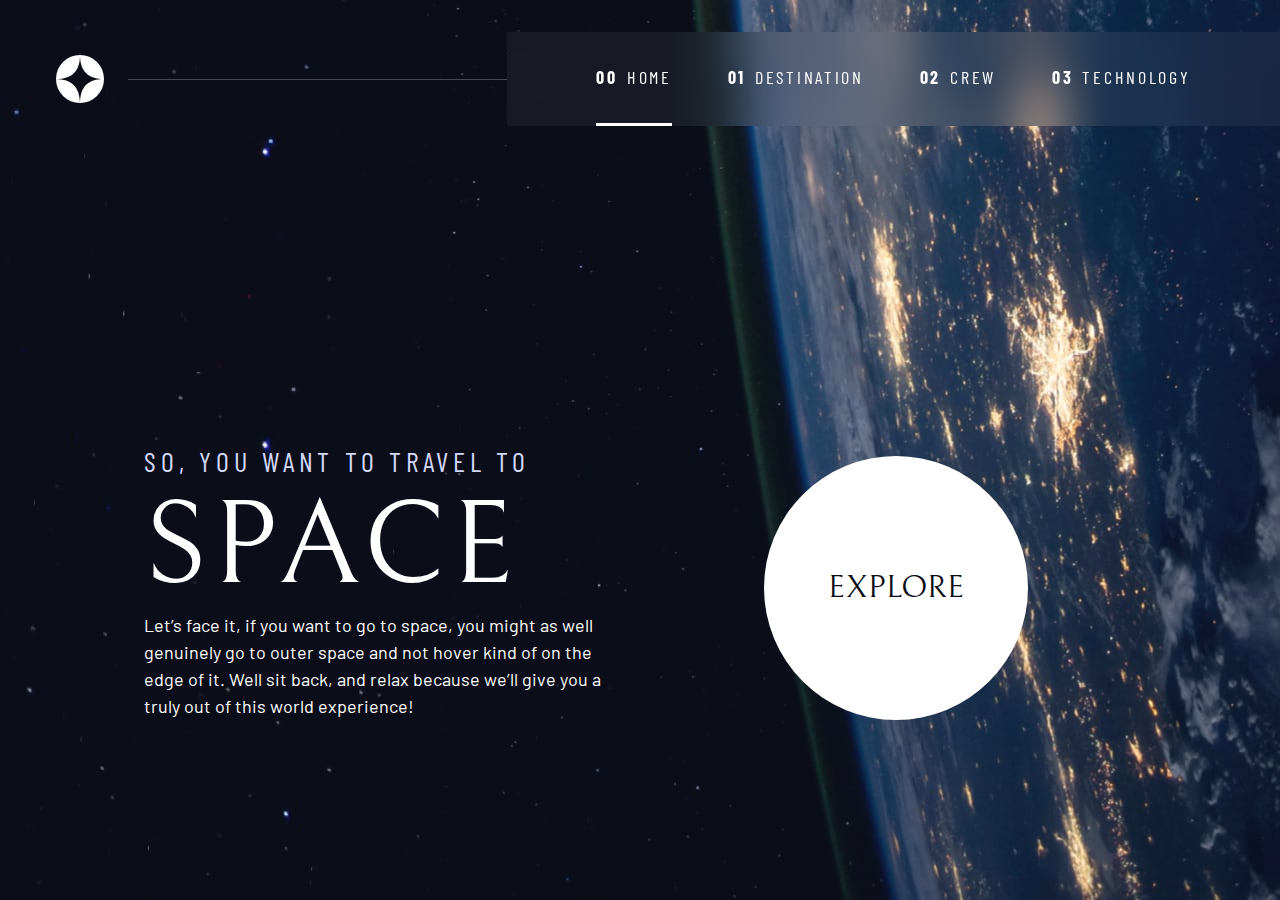
<file: starter-code/index.html>
<!DOCTYPE html>
<html lang="en">
  <head>
    <meta charset="UTF-8" />
    <meta name="viewport" content="width=device-width, initial-scale=1.0" />

    <link
      rel="icon"
      type="image/png"
      sizes="32x32"
      href="./assets/favicon-32x32.png"
    />
    <!-- Google fonts -->
    <link rel="preconnect" href="https://fonts.googleapis.com" />
    <link rel="preconnect" href="https://fonts.gstatic.com" crossorigin />
    <link
      href="https://fonts.googleapis.com/css2?family=Barlow+Condensed:wght@400;700&family=Bellefair&family=Barlow:wght@400;700&display=swap"
      rel="stylesheet"
    />

    <!-- Our custom CSS -->
    <link rel="stylesheet" href="style.css" />

    <script defer src="navigation.js"></script>
    <title>Frontend Mentor | Space tourism website</title>
  </head>
  <body class="home">
    <a class="skip-to-content" href="#main">Skip to content</a>
    <header class="primary-header flex">
      <div>
        <img
          src="./assets/shared/logo.svg"
          alt="space tourism logo"
          class="logo"
        />
      </div>
      <button
        class="mobile-nav-toggle"
        aria-controls="primary-navigation"
        aria-expanded="false"
      >
        <span class="sr-only">Menu</span>
      </button>
      <nav>
        <ul
          id="primary-navigation"
          data-visible="false"
          class="primary-navigation underline-indicators flex"
        >
          <li class="active">
            <a
              class="ff-sans-cond uppercase text-white letter-spacing-2"
              href="index.html"
              ><span aria-hidden="true">00</span>Home</a
            >
          </li>
          <li>
            <a
              class="ff-sans-cond uppercase text-white letter-spacing-2"
              href="./destination.html"
              ><span aria-hidden="true">01</span>Destination</a
            >
          </li>
          <li>
            <a
              class="ff-sans-cond uppercase text-white letter-spacing-2"
              href="./crew.html"
              ><span aria-hidden="true">02</span>Crew</a
            >
          </li>
          <li>
            <a
              class="ff-sans-cond uppercase text-white letter-spacing-2"
              href="./technology.html"
              ><span aria-hidden="true">03</span>Technology</a
            >
          </li>
        </ul>
      </nav>
    </header>

    <main id="main" class="grid-container grid-container--home">
      <div>
        <h1 class="text-accent fs-500 ff-sans-cond uppercase letter-spacing-1">
          So, you want to travel to
          <span class="d-block fs-900 ff-serif text-white">Space</span>
        </h1>

        <p>
          Let’s face it,  if you want to go to space, you might as well genuinely
          go to outer space and not hover kind of on the edge of it. Well sit
          back, and relax because we’ll give you a truly out of this world
          experience!
        </p>
      </div>
      <div>
        <a href="destination.html" class="large-button uppercase ff-serif text-dark bg-white"
          >Explore</a
        >
      </div>
    </main>
  </body>
</html>
</file>
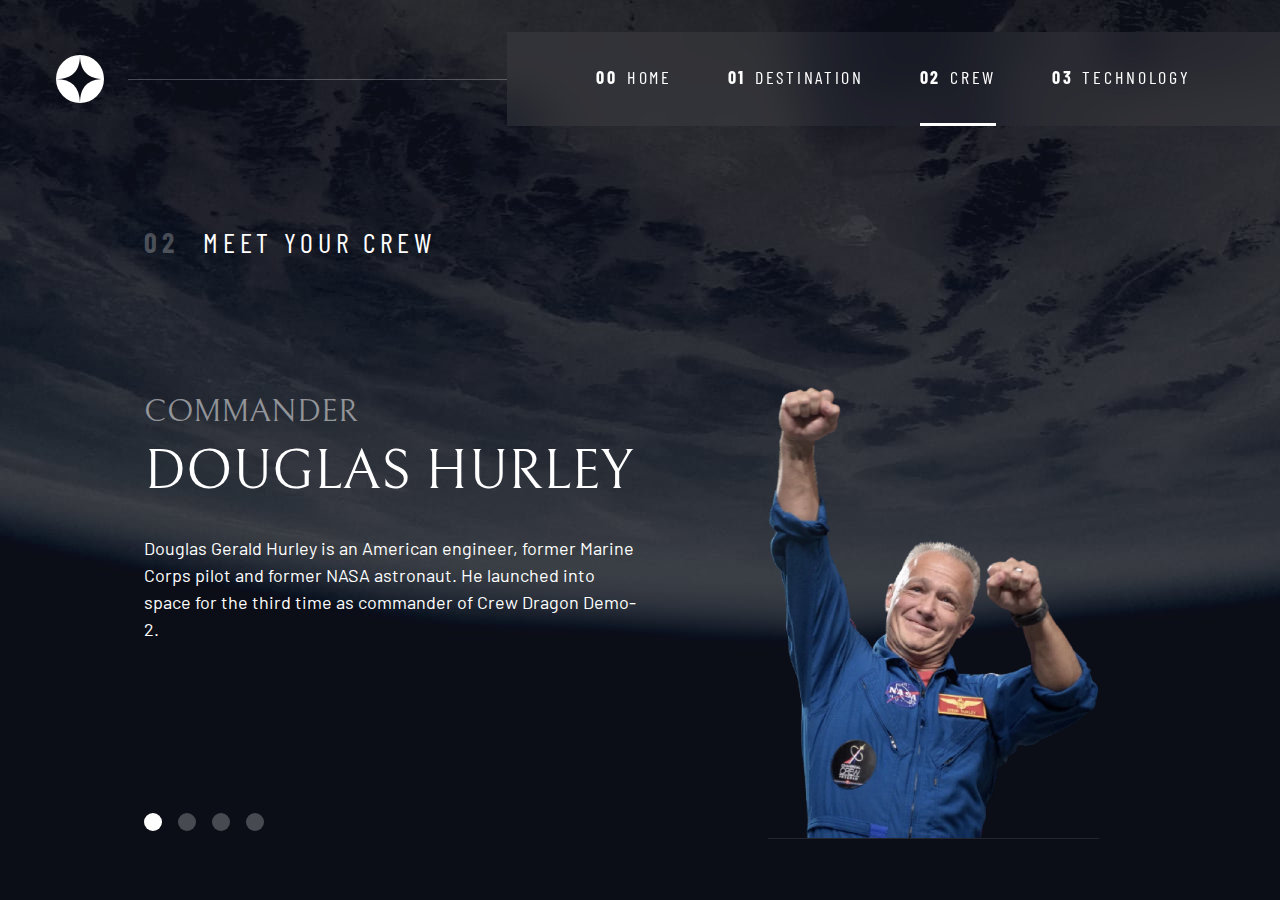
<file: starter-code/crew.html>
<!DOCTYPE html>
<html lang="en">
  <head>
    <meta charset="UTF-8" />
    <meta name="viewport" content="width=device-width, initial-scale=1.0" />

    <link
      rel="icon"
      type="image/png"
      sizes="32x32"
      href="./assets/favicon-32x32.png"
    />
    <!-- Google fonts -->
    <link rel="preconnect" href="https://fonts.googleapis.com" />
    <link rel="preconnect" href="https://fonts.gstatic.com" crossorigin />
    <link
      href="https://fonts.googleapis.com/css2?family=Barlow+Condensed:wght@400;700&family=Bellefair&family=Barlow:wght@400;700&display=swap"
      rel="stylesheet"
    />

    <!-- Our custom CSS -->
    <link rel="stylesheet" href="style.css" />
    <title>Frontend Mentor | Space tourism website</title>
    <script src="navigation.js" defer></script>
    <script src="tabs.js" defer></script>
  </head>

  <body class="crew">
    <a class="skip-to-content" href="#main">Skip to content</a>
    <header class="primary-header flex">
      <div>
        <img
          src="./assets/shared/logo.svg"
          alt="space tourism logo"
          class="logo"
        />
      </div>
      <button class="mobile-nav-toggle" aria-controls="primary-navigation">
        <span class="sr-only" aria-expanded="false">Menu</span>
      </button>
      <nav>
        <ul
          id="primary-navigation"
          data-visible="false"
          class="primary-navigation underline-indicators flex"
        >
          <li >
            <a
              class="ff-sans-cond uppercase text-white letter-spacing-2"
              href="index.html"
              ><span aria-hidden="true">00</span>Home</a
            >
          </li>
          <li>
            <a
              class="ff-sans-cond uppercase text-white letter-spacing-2"
              href="destination.html"
              ><span aria-hidden="true">01</span>Destination</a
            >
          </li>
          <li class="active">
            <a
              class="ff-sans-cond uppercase text-white letter-spacing-2"
              href="crew.html"
              ><span aria-hidden="true">02</span>Crew</a
            >
          </li>
          <li>
            <a
              class="ff-sans-cond uppercase text-white letter-spacing-2"
              href="technology.html"
              ><span aria-hidden="true">03</span>Technology</a
            >
          </li>
        </ul>
      </nav>
    </header>

    <main id="main" class="grid-container grid-container--crew flow">
      <h1 class="numbered-title">
        <span aria-hidden="true">02</span> Meet your crew
      </h1>

      <div
        class="dot-indicators flex"
        role="tablist"
        aria-label="crew member list"
      >
        <button
          aria-selected="true"
          aria-controls="commander-tab"
          role="tab"
          data-image="commander-image"
          tabindex="0"
        >
          <span class="sr-only">The commander</span>
        </button>
        <button
          aria-selected="false"
          aria-controls="mission-tab"
          role="tab"
          data-image="mission-image"
          tabindex="-1"
        >
          <span class="sr-only">The mission specialist</span>
        </button>
        <button
          aria-selected="false"
          aria-controls="pilot-tab"
          role="tab"
          data-image="pilot-image"
          tabindex="-1"
        >
          <span class="sr-only">The pilot</span>
        </button>
        <button
          aria-selected="false"
          aria-controls="crew-tab"
          role="tab"
          data-image="crew-image"
          tabindex="-1"
        >
          <span class="sr-only">The crew engineer</span>
        </button>
      </div>

      <!-- commander -->
      <article
        class="crew-details flow"
        id="commander-tab"
        role="tabpanel"
        tabindex="0"
      >
        <header class="flow flow--space-small">
          <h2 class="fs-600 ff-serif uppercase">Commander</h2>
          <p class="fs-700 uppercase ff-serif">Douglas Hurley</p>
        </header>
        <p>
          Douglas Gerald Hurley is an American engineer, former Marine Corps
          pilot and former NASA astronaut. He launched into space for the third
          time as commander of Crew Dragon Demo-2.
        </p>
      </article>

      <!-- mission specialist -->
      <article
        class="crew-details flow"
        id="mission-tab"
        role="tabpanel"
        tabindex="0"
        hidden
      >
        <header class="flow flow--space-small">
          <h2 class="fs-600 ff-serif uppercase">Mission Specialist</h2>
          <p class="fs-700 uppercase ff-serif">Mark SHuttleworth</p>
        </header>
        <p>
          Mark Richard Shuttleworth is the founder and CEO of Canonical, the
          company behind the Linux-based Ubuntu operating system. Shuttleworth
          became the first South African to travel to space as a space tourist.
        </p>
      </article>

      <!-- pilot -->
      <article
        class="crew-details flow"
        id="pilot-tab"
        role="tabpanel"
        tabindex="0"
        hidden
      >
        <header class="flow flow--space-small">
          <h2 class="fs-600 ff-serif uppercase">Pilot</h2>
          <p class="fs-700 uppercase ff-serif">Victor Glover</p>
        </header>
        <p>
          Pilot on the first operational flight of the SpaceX Crew Dragon to the
          International Space Station. Glover is a commander in the U.S. Navy
          where he pilots an F/A-18.He was a crew member of Expedition 64, and
          served as a station systems flight engineer.
        </p>
      </article>

      <!-- engineer -->
      <article
        class="crew-details flow"
        id="crew-tab"
        role="tabpanel"
        tabindex="0"
        hidden
      >
        <header class="flow flow--space-small">
          <h2 class="fs-600 ff-serif uppercase">Flight Engineer</h2>
          <p class="fs-700 uppercase ff-serif">Anousheh Ansari</p>
        </header>
        <p>
          Anousheh Ansari is an Iranian American engineer and co-founder of
          Prodea Systems. Ansari was the fourth self-funded space tourist, the
          first self-funded woman to fly to the ISS, and the first Iranian in
          space.
        </p>
      </article>

      <picture id="commander-image">
        <source
          srcset="assets/crew/image-douglas-hurley.webp"
          type="image/webp"
        />
        <img src="assets/crew/image-douglas-hurley.png" alt="Douglas Hurley" />
      </picture>
      <picture id="mission-image" hidden>
        <source
          srcset="assets/crew/image-mark-shuttleworth.webp"
          type="image/webp"
        />
        <img
          src="assets/crew/image-mark-shuttleworth.png"
          alt="Douglas Hurley"
        />
      </picture>
      <picture id="pilot-image" hidden>
        <source
          srcset="assets/crew/image-victor-glover.webp"
          type="image/webp"
        />
        <img src="assets/crew/image-victor-glover.png" alt="Douglas Hurley" />
      </picture>
      <picture id="crew-image" hidden>
        <source
          srcset="assets/crew/image-anousheh-ansari.webp"
          type="image/webp"
        />
        <img src="assets/crew/image-anousheh-ansari.png" alt="Douglas Hurley" />
      </picture>
    </main>
  </body>
</html>
</file>
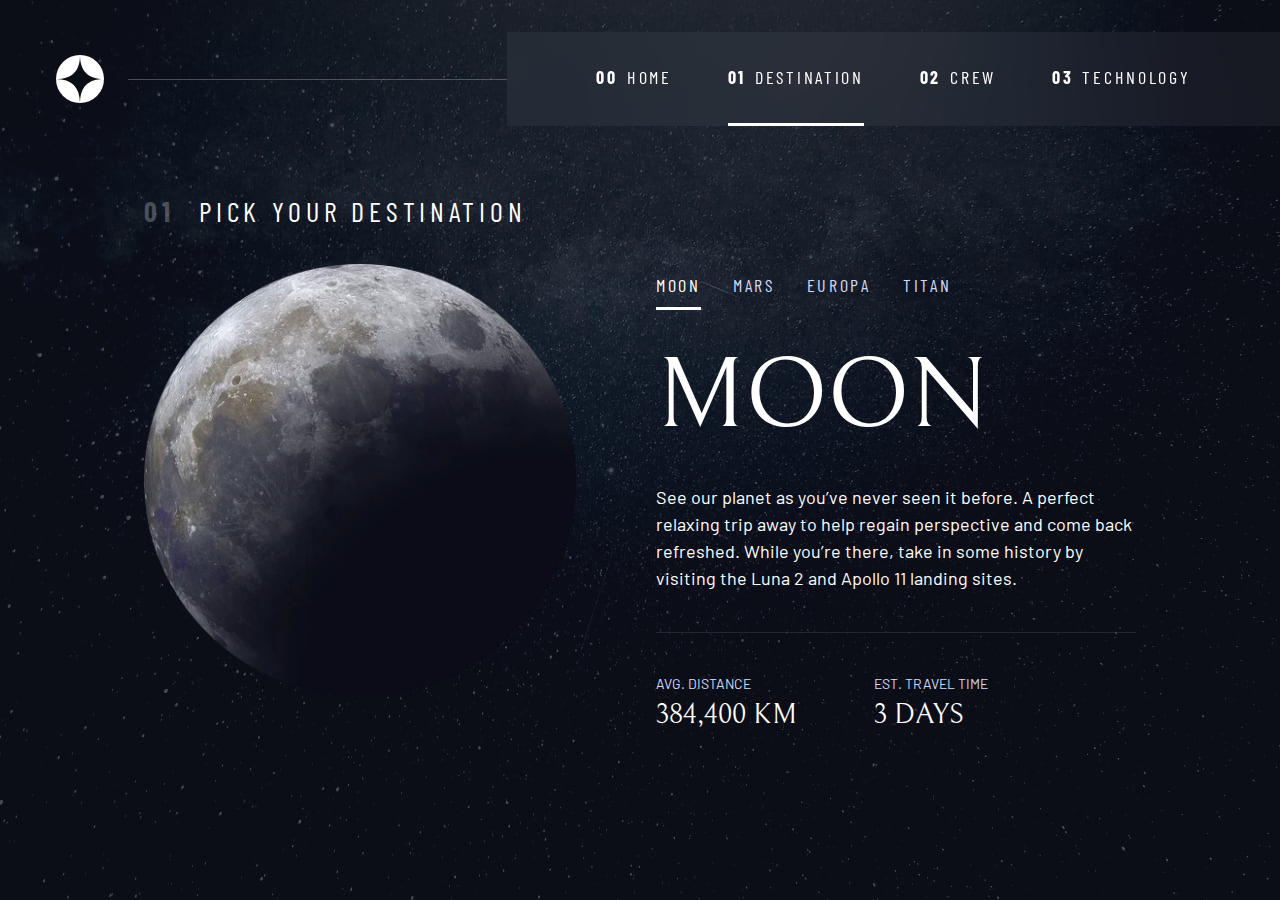
<file: starter-code/destination.html>
<!DOCTYPE html>
<html lang="en">
<head>
  <meta charset="UTF-8">
  <meta name="viewport" content="width=device-width, initial-scale=1.0">

  <link rel="icon" type="image/png" sizes="32x32" href="./assets/favicon-32x32.png">
  <!-- Google fonts -->
  <link rel="preconnect" href="https://fonts.googleapis.com">
  <link rel="preconnect" href="https://fonts.gstatic.com" crossorigin>
  <link href="https://fonts.googleapis.com/css2?family=Barlow+Condensed:wght@400;700&family=Bellefair&family=Barlow:wght@400;700&display=swap"
      rel="stylesheet">
      
  <!-- Our custom CSS -->
  <link rel="stylesheet" href="style.css">
  <title>Frontend Mentor | Space tourism website</title>
  <script src="navigation.js" defer></script>
  <script src="tabs.js" defer></script>
</head>

<body class="destination">
  <a class="skip-to-content" href="#main">Skip to content</a>
  <header class="primary-header flex">
    <div>
      <img src="./assets/shared/logo.svg" alt="space tourism logo" class="logo">
    </div>
    <button class="mobile-nav-toggle" aria-controls="primary-navigation"><span class="sr-only" aria-expanded="false">Menu</span></button>
    <nav>
        <ul id="primary-navigation" data-visible="false" class="primary-navigation underline-indicators flex">
            <li ><a class="ff-sans-cond uppercase text-white letter-spacing-2" href="index.html"><span aria-hidden="true">00</span>Home</a>
            <li class="active"><a class="ff-sans-cond uppercase text-white letter-spacing-2" href="destination.html"><span aria-hidden="true">01</span>Destination</a>
            <li><a class="ff-sans-cond uppercase text-white letter-spacing-2" href="crew.html"><span aria-hidden="true">02</span>Crew</a>
            <li><a class="ff-sans-cond uppercase text-white letter-spacing-2" href="technology.html"><span aria-hidden="true">03</span>Technology</a>
        </ul>
    </nav>
  </header>
  
  <main id="main" class="grid-container grid-container--destination flow">
    <h1 class="numbered-title"><span aria-hidden="true">01</span> Pick your destination</h1>
    
    <picture id="moon-image">
      <source srcset="assets/destination/image-moon.webp" type="image/webp">
      <img src="assets/destination/image-moon.png" alt="the moon">
    </picture>
    <picture hidden id="mars-image">
      <source srcset="assets/destination/image-mars.webp" type="image/webp">
      <img src="assets/destination/image-mars.png" alt="the planet mars">
    </picture>
    <picture hidden id="europa-image">
      <source srcset="assets/destination/image-europa.webp" type="image/webp">
      <img src="assets/destination/image-europa.png" alt="the planet europa">
    </picture>
    <picture hidden id="titan-image">
      <source srcset="assets/destination/image-titan.webp" type="image/webp">
      <img src="assets/destination/image-titan.png" alt="the planet titan">
    </picture>
    
    
    <div class="tab-list underline-indicators flex" role="tablist" aria-label="destination list">
        <button aria-selected="true" role="tab" aria-controls="moon-tab" class="uppercase ff-sans-cond text-accent letter-spacing-2" tabindex="0" data-image="moon-image">Moon</button>
        <button aria-selected="false" role="tab" aria-controls="mars-tab" class="uppercase ff-sans-cond text-accent letter-spacing-2" tabindex="-1" data-image="mars-image">Mars</button>
        <button aria-selected="false" role="tab" aria-controls="europa-tab" class="uppercase ff-sans-cond text-accent letter-spacing-2" tabindex="-1" data-image="europa-image">Europa</button>
        <button aria-selected="false" role="tab" aria-controls="titan-tab" class="uppercase ff-sans-cond text-accent letter-spacing-2" tabindex="-1" data-image="titan-image">Titan</button>
    </div>

    <!-- The moon -->
    <article class="destination-info flow" id="moon-tab" tabindex="0" role="tabpanel">
      <h2 class="fs-800 uppercase ff-serif">Moon</h2>

      <p>See our planet as you’ve never seen it before. A perfect relaxing trip away to help 
      regain perspective and come back refreshed. While you’re there, take in some history 
      by visiting the Luna 2 and Apollo 11 landing sites.</p>
      
      <div class="destination-meta flex">
        <div>
          <h3 class="text-accent fs-200 uppercase">Avg. distance</h3>
          <p class="ff-serif uppercase">384,400 km</p>
        </div>
        <div>
          <h3 class="text-accent fs-200 uppercase">Est. travel time</h3>
          <p class="ff-serif uppercase">3 days</p>
        </div>
      </div>
    </article>
    
    <!-- Mars -->
    <article hidden class="destination-info flow" id="mars-tab" tabindex="0" role="tabpanel">
      <h2 class="fs-800 uppercase ff-serif">Mars</h2>

      <p>Don’t forget to pack your hiking boots. You’ll need them to tackle Olympus Mons, 
  the tallest planetary mountain in our solar system. It’s two and a half times 
  the size of Everest!</p>
      
      <div class="destination-meta flex">
        <div>
          <h3 class="text-accent fs-200 uppercase">Avg. distance</h3>
          <p class="ff-serif uppercase">225 mil. km</p>
        </div>
        <div>
          <h3 class="text-accent fs-200 uppercase">Est. travel time</h3>
          <p class="ff-serif uppercase">9 months</p>
        </div>
      </div>
    </article>
    
    <!-- Europa -->
    <article hidden class="destination-info flow" id="europa-tab" tabindex="0" role="tabpanel">
      <h2 class="fs-800 uppercase ff-serif">Europa</h2>

      <p>The smallest of the four Galilean moons orbiting Jupiter, Europa is a 
  winter lover’s dream. With an icy surface, it’s perfect for a bit of 
  ice skating, curling, hockey, or simple relaxation in your snug 
  wintery cabin.</p>
      <div class="destination-meta flex">
        <div>
          <h3 class="text-accent fs-200 uppercase">Avg. distance</h3>
          <p class="ff-serif uppercase">628 mil. km</p>
        </div>
        <div>
          <h3 class="text-accent fs-200 uppercase">Est. travel time</h3>
          <p class="ff-serif uppercase">3 years</p>
        </div>
      </div>
    </article>
    
    <!-- Titan -->
    <article hidden class="destination-info flow" id="titan-tab" tabindex="0" role="tabpanel"> 
      <h2 class="fs-800 uppercase ff-serif">Titan</h2>

      <p>The only moon known to have a dense atmosphere other than Earth, Titan 
  is a home away from home (just a few hundred degrees colder!). As a 
  bonus, you get striking views of the Rings of Saturn.</p>
      
      <div class="destination-meta flex">
        <div>
          <h3 class="text-accent fs-200 uppercase">Avg. distance</h3>
          <p class="ff-serif uppercase">1.6 bil. km</p>
        </div>
        <div>
          <h3 class="text-accent fs-200 uppercase">Est. travel time</h3>
          <p class="ff-serif uppercase">7 years</p>
        </div>
      </div>
    </article>
  </main>
  
<body>


  
</body>
</html>
</file>
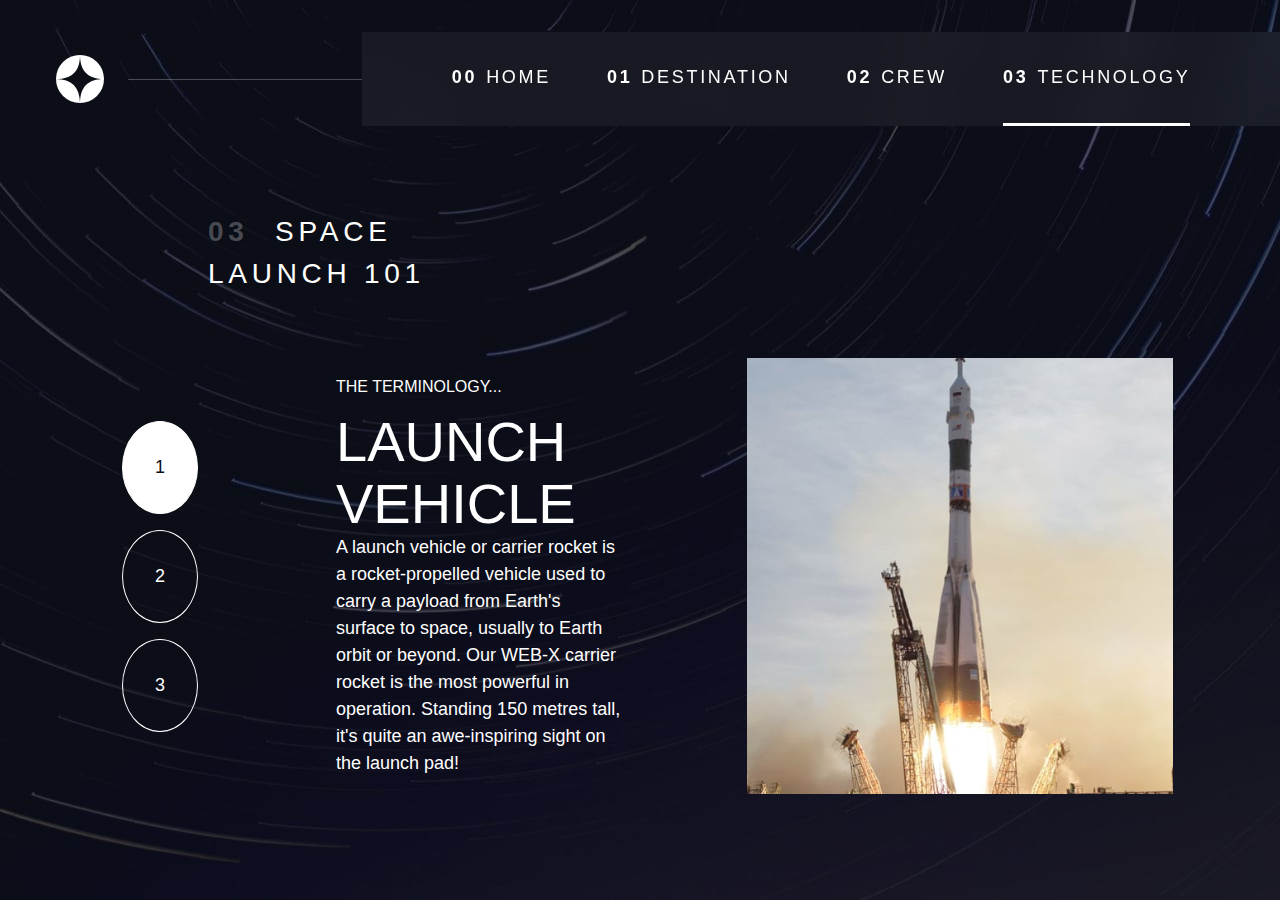
<file: starter-code/technology.html>
<!DOCTYPE html>
<html lang="en">
  <head>
    <meta charset="UTF-8" />
    <meta name="viewport" content="width=device-width, initial-scale=1.0" />

    <link
      rel="icon"
      type="image/png"
      sizes="32x32"
      href="./assets/favicon-32x32.png"
    />
    <link rel="stylesheet" href="style.css" />
    <script src="navigation.js" defer></script>
    <script src="tabs.js" defer></script>
    <title>Frontend Mentor | Space tourism website</title>
  </head>
  <body class="technology">
    <a class="skip-to-content" href="#main">Skip to content</a>
    <header class="primary-header flex">
      <div>
        <img
          src="./assets/shared/logo.svg"
          alt="space tourism logo"
          class="logo"
        />
      </div>
      <button class="mobile-nav-toggle" aria-controls="primary-navigation">
        <span class="sr-only" aria-expanded="false">Menu</span>
      </button>
      <nav>
        <ul
          id="primary-navigation"
          data-visible="false"
          class="primary-navigation underline-indicators flex"
        >
          <li>
            <a
              class="ff-sans-cond uppercase text-white letter-spacing-2"
              href="index.html"
              ><span aria-hidden="true">00</span>Home</a
            >
          </li>
          <li >
            <a
              class="ff-sans-cond uppercase text-white letter-spacing-2"
              href="destination.html"
              ><span aria-hidden="true">01</span>Destination</a
            >
          </li>
          <li>
            <a
              class="ff-sans-cond uppercase text-white letter-spacing-2"
              href="crew.html"
              ><span aria-hidden="true">02</span>Crew</a
            >
          </li>
          <li class="active">
            <a
              class="ff-sans-cond uppercase text-white letter-spacing-2"
              href="technology.html"
              ><span aria-hidden="true">03</span>Technology</a
            >
          </li>
        </ul>
      </nav>
    </header>
    <main id="main" class="grid-container grid-container--technology ">
      <h1 class="numbered-title">
        <span aria-hidden="true">03</span> Space launch 101
      </h1>
      <picture id="launch-vehicle-image">
        <img
          src="assets/technology/image-launch-vehicle-landscape.jpg"
          alt="Launch vehicle image"
        />
      </picture>
      <picture id="space-capsule-image" hidden>
        <img
          src="assets/technology/image-space-capsule-landscape.jpg"
          alt="Space Capsule"
        />
      </picture>
      <picture id="spaceport-image" hidden>
        <img
          src="assets/technology/image-spaceport-landscape.jpg"
          alt="Spaceport"
        />
      </picture>

      <div
        class="number-indicators flex"
        role="tablist"
        aria-label="crew member list"
      >
        <button
          aria-selected="true"
          aria-controls="launch-tab"
          role="tab"
          data-image="launch-vehicle-image"
          tabindex="0"
        >
          <span>1</span>
        </button>
        <button
          aria-selected="false"
          aria-controls="capsule-tab"
          role="tab"
          data-image="space-capsule-image"
          tabindex="-1"
        >
          <span>2</span>
        </button>
        <button
          aria-selected="false"
          aria-controls="spaceport-tab"
          role="tab"
          data-image="spaceport-image"
          tabindex="-1"
        >
          <span>3</span>
        </button>
      </div>

      <div class="tab-panels">
        <article
          id="launch-tab"
          class="tab-panel"
          role="tabpanel"
          tabindex="0"
          aria-hidden="false"
        >
          <header class="flow flow--space-small">
            <h2 class="fs-300 ff-sans-cond uppercase">The terminology...</h2>
            <p class="fs-700 uppercase ff-sans-cond">Launch vehicle</p>
          </header>
          <p class="tab-panel-text">
            A launch vehicle or carrier rocket is a rocket-propelled vehicle
            used to carry a payload from Earth's surface to space, usually to
            Earth orbit or beyond. Our WEB-X carrier rocket is the most powerful
            in operation. Standing 150 metres tall, it's quite an awe-inspiring
            sight on the launch pad!
          </p>
        </article>

        <section
          id="capsule-tab"
          class="tab-panel"
          role="tabpanel"
          tabindex="-1"
          aria-hidden="true"
          hidden
        >
          <header class="flow flow--space-small">
            <h2 class="fs-600 ff-serif uppercase">The terminology...</h2>
            <p class="fs-700 uppercase ff-serif">Space capsule</p>
          </header>
          <p class="tab-panel-text">
            The space capsule is your home away from home during your journey.
            It's equipped with state-of-the-art life support systems,
            comfortable sleeping quarters, and stunning panoramic windows for
            unparalleled views of space.
          </p>
        </section>

        <section
          id="spaceport-tab"
          class="tab-panel"
          role="tabpanel"
          tabindex="-1"
          aria-hidden="true"
          hidden
        >
          <header class="flow flow--space-small">
            <h2 class="fs-600 ff-serif uppercase">The terminology...</h2>
            <p class="fs-700 uppercase ff-serif">Spaceport</p>
          </header>
          <p class="tab-panel-text">
            A spaceport or cosmodrome is a site for launching (or receiving)
            spacecraft, by analogy to the seaport for ships or airport for
            aircraft. Based in the famous Cape Canaveral, our spaceport is
            ideally situated to take advantage of the Earth’s rotation for
            launch.
          </p>
        </section>
      </div>
    </main>
  </body>
</html>
</file>
<file: starter-code/style.css>
/* ------------------- */
/* Custom properties   */
/* ------------------- */

:root {
  /* colors */
  --clr-dark: 230 35% 7%;
  --clr-light: 231 77% 90%;
  --clr-white: 0 0% 100%;

  /* font-sizes */
  --fs-900: clamp(5rem, 8vw + 1rem, 9.375rem);
  --fs-800: 3.5rem;
  --fs-700: 1.5rem;
  --fs-600: 1rem;
  --fs-500: 1rem;
  --fs-400: 0.9375rem;
  --fs-300: 1rem;
  --fs-200: 0.875rem;

  /* font-families */
  --ff-serif: "Bellefair", serif;
  --ff-sans-cond: "Barlow Condensed", sans-serif;
  --ff-sans-normal: "Barlow", sans-serif;
}

@media (min-width: 35em) {
  :root {
    --fs-800: 5rem;
    --fs-700: 2.5rem;
    --fs-600: 1.5rem;
    --fs-500: 1.25rem;
    --fs-400: 1rem;
  }
}

@media (min-width: 45em) {
  :root {
    /* font-sizes */
    --fs-800: 6.25rem;
    --fs-700: 3.5rem;
    --fs-600: 2rem;
    --fs-500: 1.75rem;
    --fs-400: 1.125rem;
  }
}

/* ------------------- */
/* Reset               */
/* ------------------- */

/* https://piccalil.li/blog/a-modern-css-reset/ */

/* Box sizing */
*,
*::before,
*::after {
  box-sizing: border-box;
}

/* Reset margins */
body,
h1,
h2,
h3,
h4,
h5,
p,
figure,
picture {
  margin: 0;
}

h1,
h2,
h3,
h4,
h5,
h6,
p {
  font-weight: 400;
}

/* set up the body */
body {
  font-family: var(--ff-sans-normal);
  font-size: var(--fs-400);
  color: hsl(var(--clr-white));
  background-color: hsl(var(--clr-dark));
  line-height: 1.5;
  min-height: 100vh;

  display: grid;
  grid-template-rows: min-content 1fr;

  overflow-x: hidden;
}

/* make images easier to work with */
img,
picutre {
  max-width: 100%;
  display: block;
}

/* make form elements easier to work with */
input,
button,
textarea,
select {
  font: inherit;
}

/* remove animations for people who've turned them off */
@media (prefers-reduced-motion: reduce) {
  *,
  *::before,
  *::after {
    animation-duration: 0.01ms !important;
    animation-iteration-count: 1 !important;
    transition-duration: 0.01ms !important;
    scroll-behavior: auto !important;
  }
}

/* ------------------- */
/* Utility classes     */
/* ------------------- */

/* general */

.flex {
  display: flex;
  gap: var(--gap, 1rem);
}

.grid {
  display: grid;
  gap: var(--gap, 1rem);
}

.d-block {
  display: block;
}

.flow > *:where(:not(:first-child)) {
  margin-top: var(--flow-space, 1rem);
}

.flow--space-small {
  --flow-space: 0.75rem;
}

.container {
  padding-inline: 2em;
  margin-inline: auto;
  max-width: 80rem;
}

.sr-only {
  position: absolute;
  width: 1px;
  height: 1px;
  padding: 0;
  margin: -1px;
  overflow: hidden;
  clip: rect(0, 0, 0, 0);
  white-space: nowrap; /* added line */
  border: 0;
}

.skip-to-content {
  position: absolute;
  z-index: 9999;
  background: hsl(var(--clr-white));
  color: hsl(var(--clr-dark));
  padding: 0.5em 1em;
  margin-inline: auto;
  transform: translateY(-100%);
  transition: transform 250ms ease-in;
}

.skip-to-content:focus {
  transform: translateY(0);
}

/* colors */

.bg-dark {
  background-color: hsl(var(--clr-dark));
}
.bg-accent {
  background-color: hsl(var(--clr-light));
}
.bg-white {
  background-color: hsl(var(--clr-white));
}

.text-dark {
  color: hsl(var(--clr-dark));
}
.text-accent {
  color: hsl(var(--clr-light));
}
.text-white {
  color: hsl(var(--clr-white));
}

/* typography */

.ff-serif {
  font-family: var(--ff-serif);
}
.ff-sans-cond {
  font-family: var(--ff-sans-cond);
}
.ff-sans-normal {
  font-family: var(--ff-sans-normal);
}

.letter-spacing-1 {
  letter-spacing: 4.75px;
}
.letter-spacing-2 {
  letter-spacing: 2.7px;
}
.letter-spacing-3 {
  letter-spacing: 2.35px;
}

.uppercase {
  text-transform: uppercase;
}

.fs-900 {
  font-size: var(--fs-900);
}
.fs-800 {
  font-size: var(--fs-800);
}
.fs-700 {
  font-size: var(--fs-700);
}
.fs-600 {
  font-size: var(--fs-600);
}
.fs-500 {
  font-size: var(--fs-500);
}
.fs-400 {
  font-size: var(--fs-400);
}
.fs-300 {
  font-size: var(--fs-300);
}
.fs-200 {
  font-size: var(--fs-200);
}

.fs-900,
.fs-800,
.fs-700,
.fs-600 {
  line-height: 1.1;
}

.numbered-title {
  font-family: var(--ff-sans-cond);
  font-size: var(--fs-500);
  text-transform: uppercase;
  letter-spacing: 4.72px;
}

.numbered-title span {
  margin-right: 0.5em;
  font-weight: 700;
  color: hsl(var(--clr-white) / 0.25);
}

/* ------------------- */
/* Compontents         */
/* ------------------- */

.large-button {
  font-size: 2rem;
  position: relative;
  z-index: 1;
  display: inline-grid;
  place-items: center;
  padding: 0 2em;
  border-radius: 50%;
  aspect-ratio: 1;
  text-decoration: none;
}

.large-button::after {
  content: "";
  position: absolute;
  z-index: -1;
  width: 100%;
  height: 100%;
  background: hsl(var(--clr-white) / 0.1);
  border-radius: 50%;
  opacity: 0;
  transition: opacity 500ms linear, transform 750ms ease-in-out;
}

.large-button:hover::after,
.large-button:focus::after {
  opacity: 1;
  transform: scale(1.5);
}

/* primary-header */

.logo {
  margin: 1.5rem clamp(1.5rem, 5vw, 3.5rem);
}

.primary-header {
  justify-content: space-between;
  align-items: center;
}

.primary-navigation {
  --gap: clamp(1.5rem, 5vw, 3.5rem);
  --underline-gap: 2rem;
  list-style: none;
  padding: 0;
  margin: 0;
  background: hsl(var(--clr-white) / 0.05);
  backdrop-filter: blur(1.5rem);
}

.primary-navigation a {
  text-decoration: none;
}

.primary-navigation a > span {
  font-weight: 700;
  margin-right: 0.5em;
}

.mobile-nav-toggle {
  display: none;
}

@media (max-width: 35rem) {
  .primary-navigation {
    --underline-gap: 0.5rem;
    position: fixed;
    z-index: 1000;
    inset: 0 0 0 30%;
    list-style: none;
    padding: min(20rem, 15vh) 2rem;
    margin: 0;
    flex-direction: column;
    transform: translateX(100%);
    transition: transform 500ms ease-in-out;
  }

  .primary-navigation[data-visible="true"] {
    transform: translateX(0);
  }

  .primary-navigation.underline-indicators > .active {
    border: 0;
  }

  .mobile-nav-toggle {
    display: block;
    position: absolute;
    z-index: 2000;
    right: 1rem;
    top: 2rem;
    background: transparent;
    background-image: url(./assets/shared/icon-hamburger.svg);
    background-repeat: no-repeat;
    background-position: center;
    width: 1.5rem;
    aspect-ratio: 1;
    border: 0;
  }

  .mobile-nav-toggle[aria-expanded="true"] {
    background-image: url(./assets/shared/icon-close.svg);
  }

  .mobile-nav-toggle:focus-visible {
    outline: 5px solid white;
    outline-offset: 5px;
  }
}

@media (min-width: 35em) {
  .primary-navigation {
    padding-inline: clamp(3rem, 7vw, 7rem);
  }
}

@media (min-width: 35em) and (max-width: 44.999em) {
  .primary-navigation a > span {
    display: none;
  }
}

@media (min-width: 45em) {
  .primary-header::after {
    content: "";
    display: block;
    position: relative;
    height: 1px;
    width: 100%;
    margin-right: -2.5rem;
    background: hsl(var(--clr-white) / 0.25);
    order: 1;
  }

  nav {
    order: 2;
  }

  .primary-navigation {
    margin-block: 2rem;
  }
}

.underline-indicators > * {
  cursor: pointer;
  padding: var(--underline-gap, 0.5rem) 0;
  border: 0;
  border-bottom: 0.2rem solid hsl(var(--clr-white) / 0);
  background-color: transparent;
}

.underline-indicators > *:hover,
.underline-indicators > *:focus {
  border-color: hsl(var(--clr-white) / 0.5);
}

.underline-indicators > .active,
.underline-indicators > [aria-selected="true"] {
  color: hsl(var(--clr-white) / 1);
  border-color: hsl(var(--clr-white) / 1);
}

.tab-list {
  --gap: 2rem;
}

.number-indicators > button {
  border-radius: 50%;

  border: 1px solid hsl(var(--clr-white));
  padding: 2rem;
  background: transparent;
  color: hsl(var(--clr-white));
  cursor: pointer;
}

.number-indicators > [aria-selected="true"] {
  background-color: hsl(var(--clr-white) / 1);
  color: hsl(var(--clr-dark));
}

.number-indicators > *:hover {
  background-color: hsl(var(--clr-white) / 0.5);
}

.dot-indicators > * {
  cursor: pointer;
  border: 0;
  border-radius: 50%;
  padding: 0.5em;
  background-color: hsl(var(--clr-white) / 0.25);
}

.dot-indicators > *:hover,
.dot-indicators > *:focus {
  background-color: hsl(var(--clr-white) / 0.5);
}

.dot-indicators > [aria-selected="true"] {
  background-color: hsl(var(--clr-white) / 1);
}

/* ----------------------------- */
/* Page specific background      */
/* ----------------------------- */
body {
  background-size: cover;
  background-position: bottom center;
}
/* home */
.home {
  background-image: url(./assets/home/background-home-mobile.jpg);
}

@media (min-width: 35rem) {
  .home {
    background-position: center center;
    background-image: url(./assets/home/background-home-tablet.jpg);
  }
}

@media (min-width: 45rem) {
  .home {
    background-image: url(./assets/home/background-home-desktop.jpg);
  }
}

/* destination */
.destination {
  background-image: url(./assets/destination/background-destination-mobile.jpg);
}

@media (min-width: 35rem) {
  .destination {
    background-position: center center;
    background-image: url(./assets/destination/background-destination-tablet.jpg);
  }
}

@media (min-width: 45rem) {
  .destination {
    background-image: url(./assets/destination/background-destination-desktop.jpg);
  }
}

/* crew */
.crew {
  background-image: url(./assets/home/background-crew-mobile.jpg);
}

@media (min-width: 35rem) {
  .crew {
    background-position: center center;
    background-image: url(./assets/crew/background-crew-tablet.jpg);
  }
}

@media (min-width: 45rem) {
  .crew {
    background-image: url(./assets/crew/background-crew-desktop.jpg);
  }
}

/* technology */
.technology {
  background-image: url(./assets/technology/background-technology-mobile.jpg);
}

@media (min-width: 35rem) {
  .technology {
    background-position: center center;
    background-image: url(./assets/technology/background-technology-tablet.jpg);
  }
}

@media (min-width: 45rem) {
  .technology {
    background-image: url(./assets/technology/background-technology-desktop.jpg);
  }
}

/* ----------------------------- */
/* Layout                        */
/* ----------------------------- */

.grid-container {
  text-align: center;
  display: grid;
  place-items: center;
  padding-inline: 1rem;
  padding-bottom: 4rem;
}

.grid-container p:not([class]) {
  max-width: 50ch;
}

.numbered-title {
  grid-area: title;
}

/* destination layout */

.grid-container--destination {
  --flow-space: 2rem;
  grid-template-areas:
    "title"
    "image"
    "tabs"
    "content";
}

.grid-container--destination > picture {
  grid-area: image;
  max-width: 60%;
  align-self: start;
}

.grid-container--destination > .tab-list {
  grid-area: tabs;
}

.grid-container--destination > .destination-info {
  grid-area: content;
}

.destination-meta {
  flex-direction: column;
  border-top: 1px solid hsl(var(--clr-white) / 0.1);
  padding-top: 2.5rem;
  margin-top: 2.5rem;
}

.destination-meta p {
  font-size: 1.75rem;
}

/* crew layout */

.grid-container--crew {
  --flow-space: 2rem;
  grid-template-areas:
    "title"
    "image"
    "tabs"
    "content";
}

.grid-container--crew > picture {
  grid-area: image;
  max-width: 60%;
  border-bottom: 1px solid hsl(var(--clr-white) / 0.1);
}

.grid-container--crew > .dot-indicators {
  grid-area: tabs;
}

.grid-container--crew > .crew-details {
  grid-area: content;
}

.crew-details h2 {
  color: hsl(var(--clr-white) / 0.5);
}

/* technology layout */
.grid-container--technology {
  grid-template-areas:
    "title"
    "image"
    "tabs"
    "content";
}

@media (min-width: 35em) {
  .numbered-title {
    justify-self: start;
    margin-top: 2rem;
  }

  .destination-meta {
    flex-direction: row;
    justify-content: space-evenly;
  }

  .grid-container--crew {
    padding-bottom: 0;
    grid-template-areas:
      "title"
      "content"
      "tabs"
      "image";
  }
}

@media (min-width: 45em) {
  .grid-container {
    text-align: left;
    column-gap: var(--container-gap, 2rem);
    grid-template-columns: minmax(1rem, 1fr) repeat(2, minmax(0, 30rem)) minmax(
        1rem,
        1fr
      );
  }

  .grid-container--home {
    padding-bottom: max(6rem, 20vh);
    align-items: end;
  }

  .grid-container--home > *:first-child {
    grid-column: 2;
  }

  .grid-container--home > *:last-child {
    grid-column: 3;
  }

  .grid-container--destination {
    justify-items: start;
    align-content: start;
    grid-template-areas:
      ". title title ."
      ". image tabs ."
      ". image content .";
  }

  .grid-container--destination > picture {
    max-width: 90%;
  }

  .destination-meta {
    --gap: min(6vw, 6rem);
    justify-content: start;
  }

  .grid-container--crew {
    grid-template-columns: minmax(1rem, 1fr) minmax(0, 37rem) minmax(0, 23rem) minmax(
        1rem,
        1fr
      );
    justify-items: start;
    grid-template-areas:
      ". title title ."
      ". content image ."
      ". tabs image .";
  }

  .grid-container--technology > .number-indicators {
    display: flex;
    flex-direction: column;
  }

  .grid-container--technology {
  
    grid-template-columns: repeat(4, 1fr);
    grid-template-areas:
    " title title . ."
    "tabs content  image image"
    "tabs content  image  image";
  }
  
  .grid-container--technology > h1 {
    grid-area: title;
  }
  
  .grid-container--technology > .number-indicators {
    grid-area: tabs;
  }
  
  .grid-container--technology > .tab-panels {
    grid-area: content;
  }
  
  .grid-container--technology > picture {
    grid-area: image;
    
  }

  .grid-container--technology > h1 {
    padding-inline: 12rem;
  }
  
  .grid-container--crew > picture {
    max-width: 90%;
  }

  #launch-vehicle-image {
    content: url(./assets/technology/image-launch-vehicle-portrait.jpg);
    width: 70%;
  }

  #spaceport-image {
    content: url(./assets/technology/image-spaceport-portrait.jpg);
    width: 70%;
  }

  #space-capsule-image {
    content: url(./assets/technology/image-space-capsule-portrait.jpg);
    width: 70%;
  }
}
</file>
